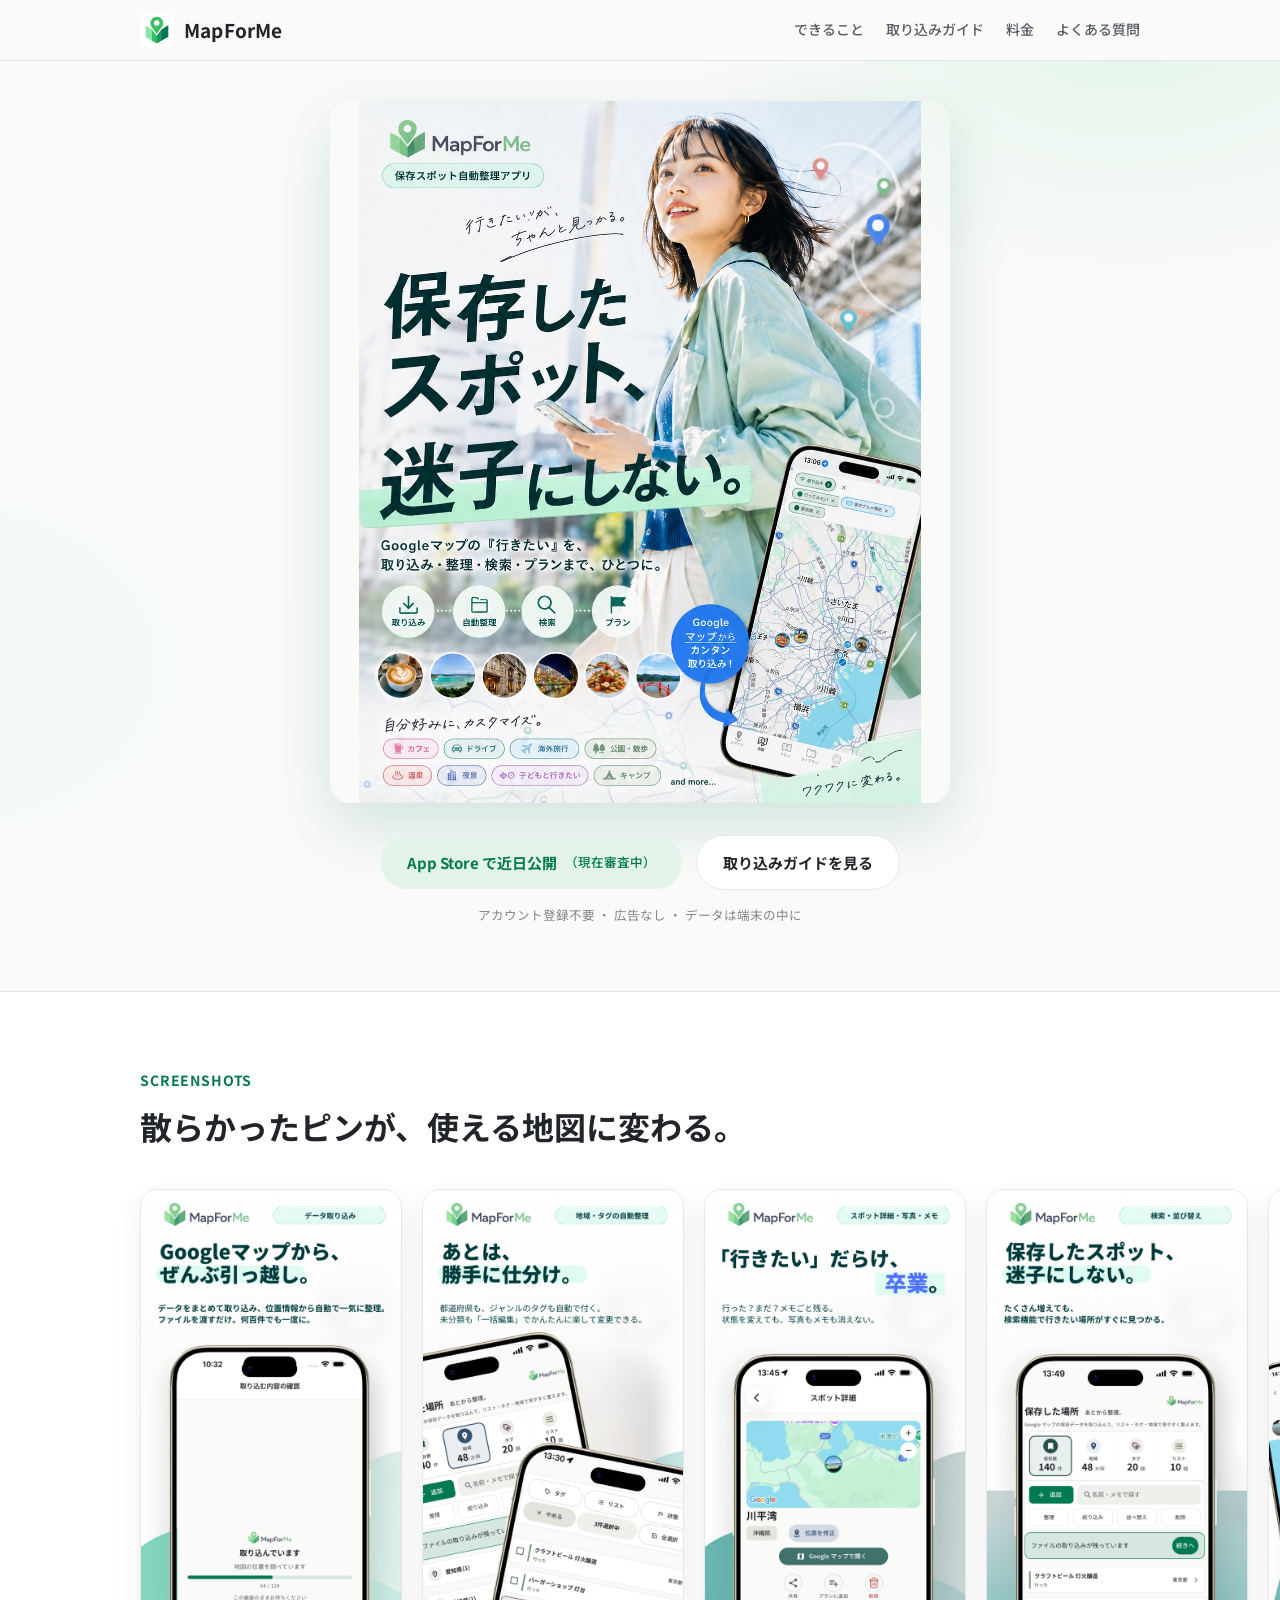
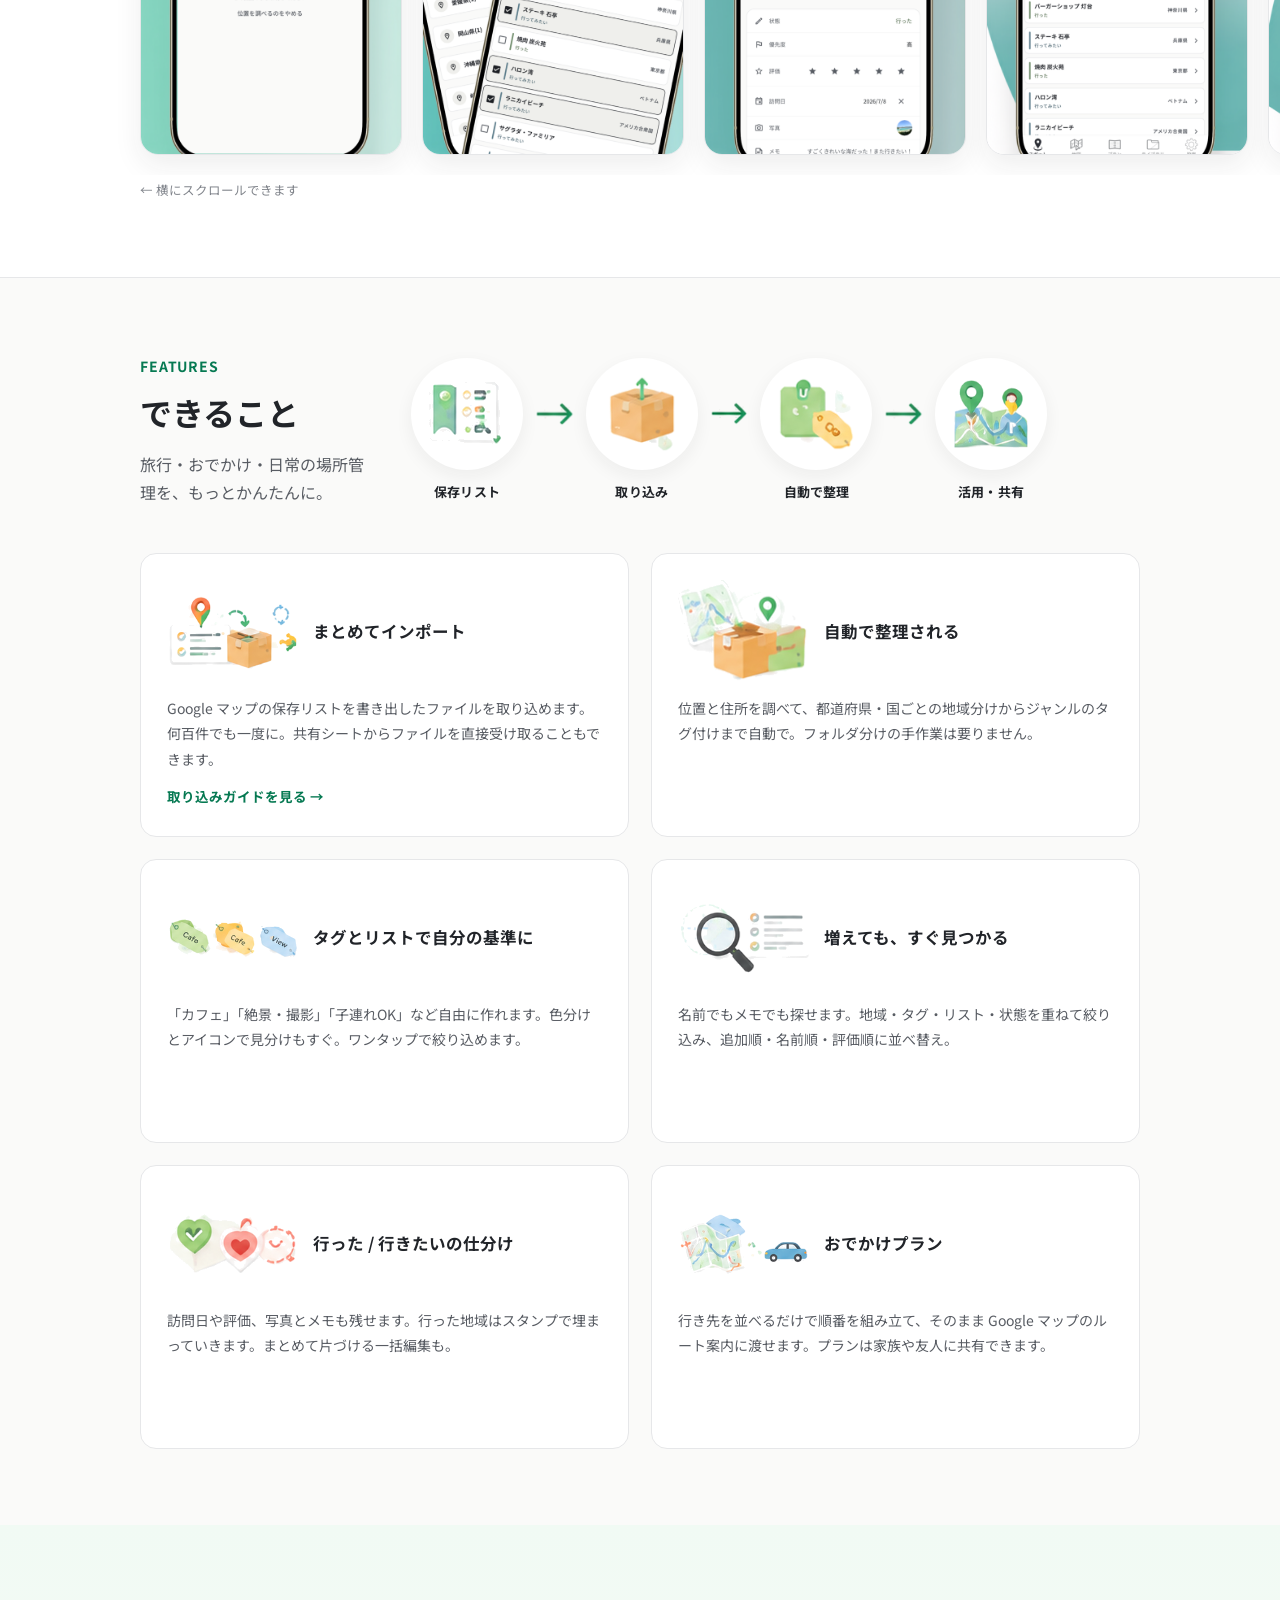
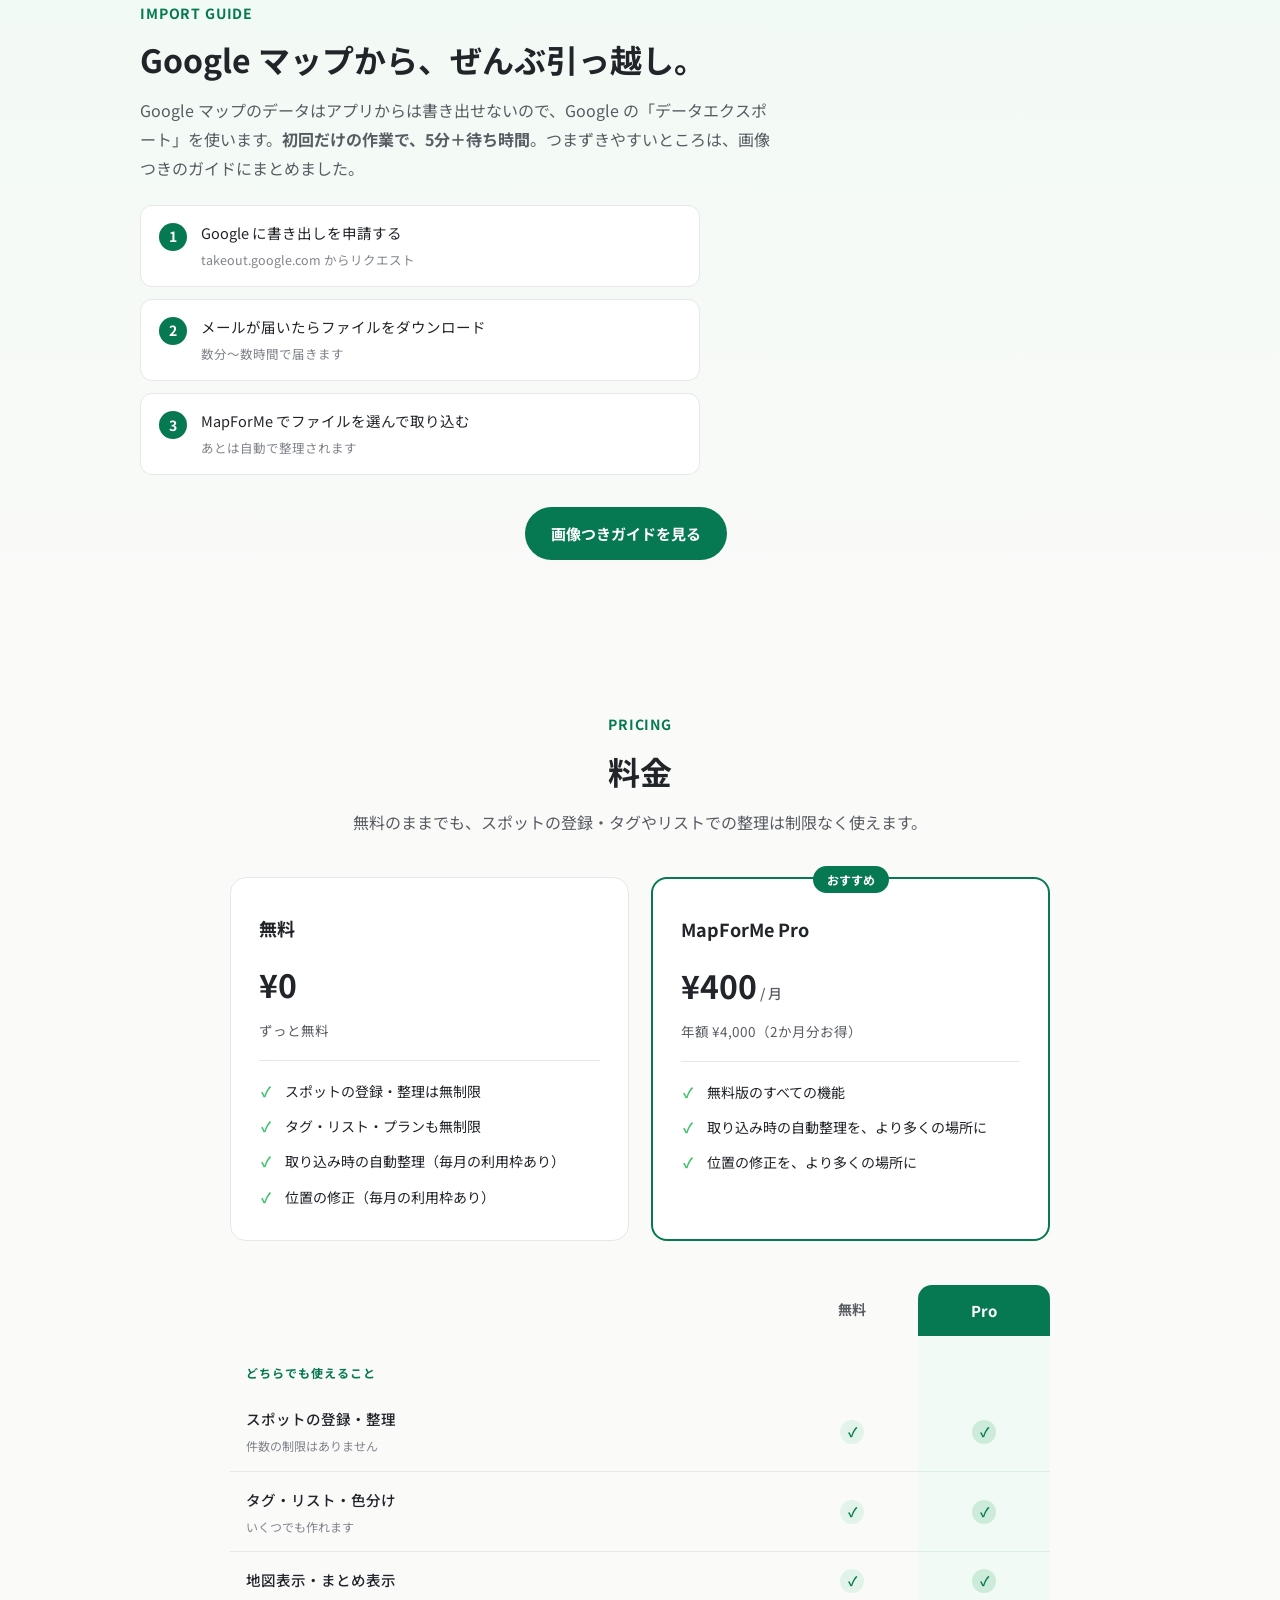
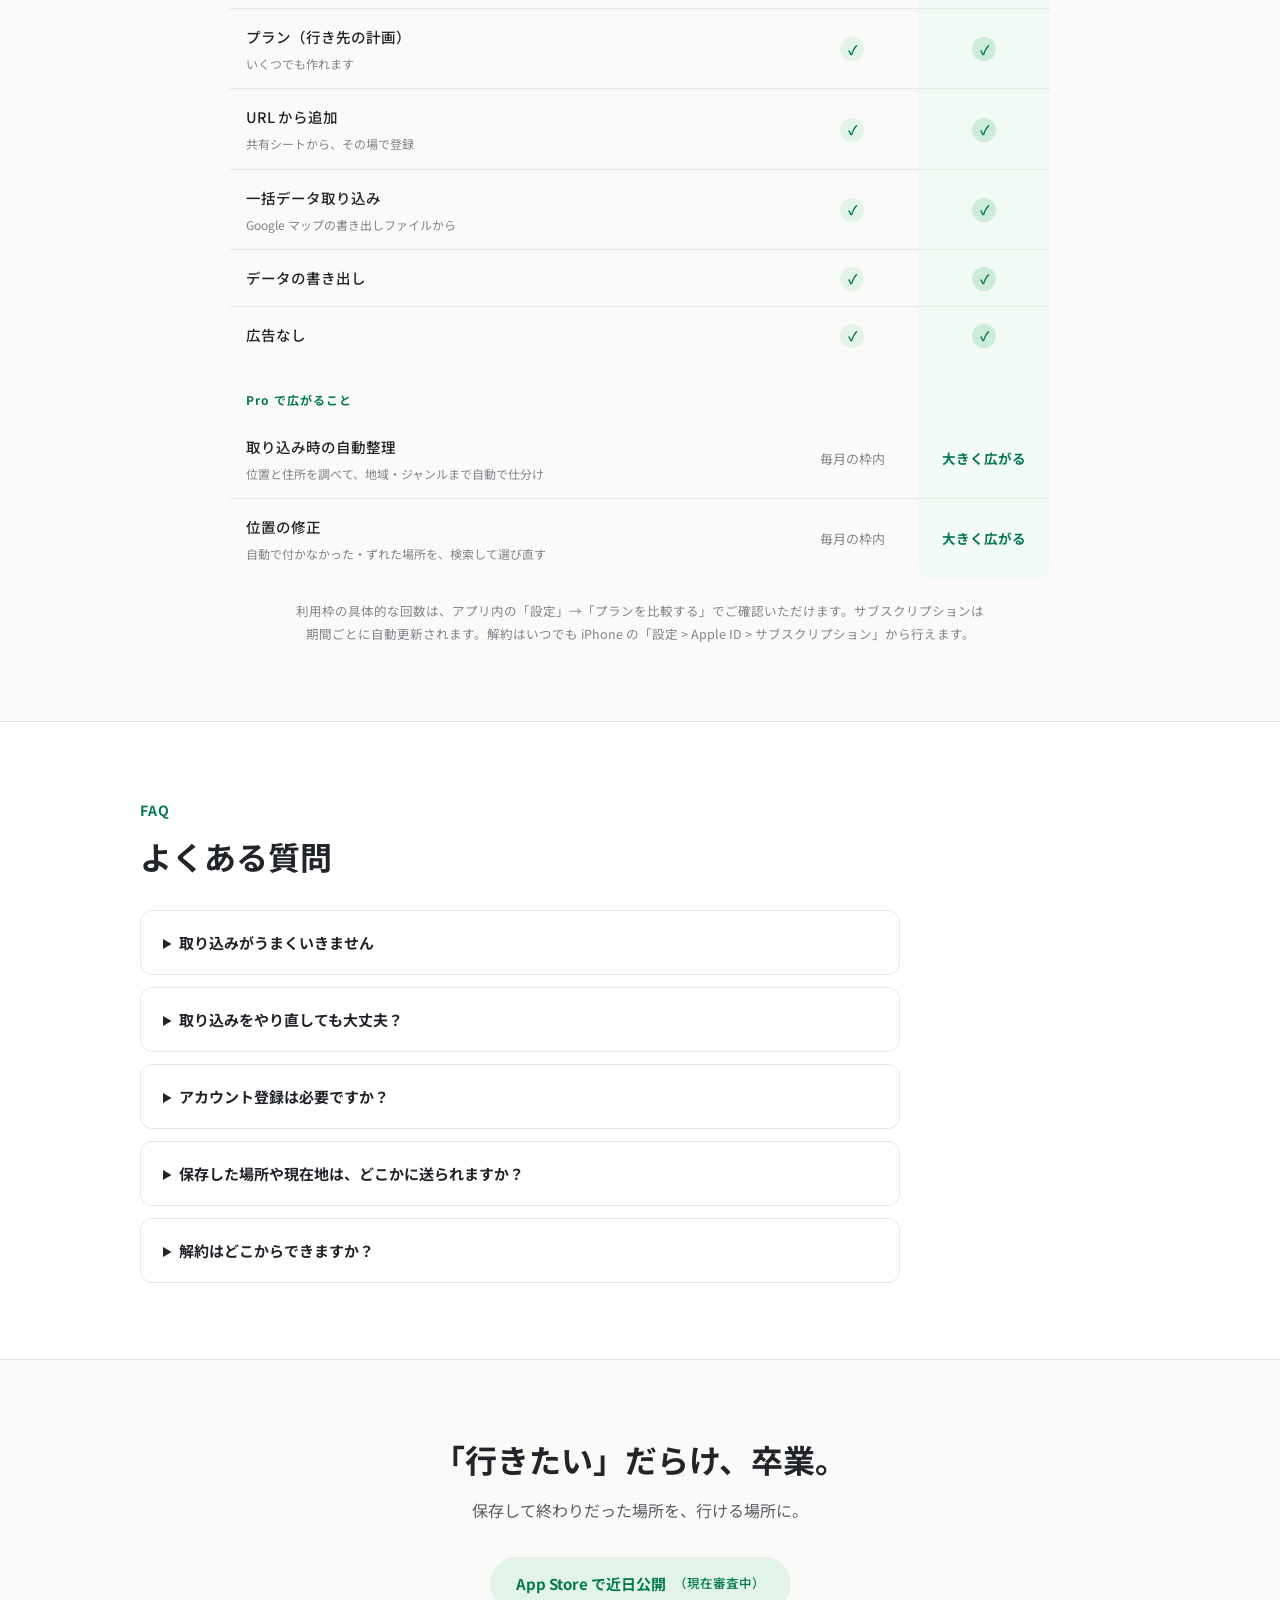
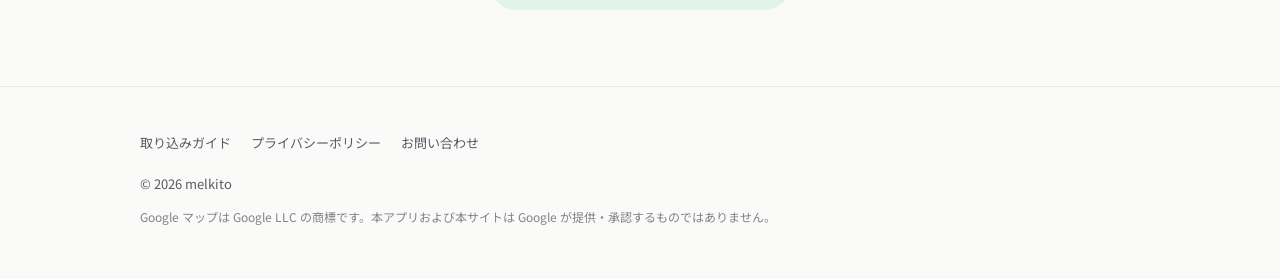
<file: index.html>
<!DOCTYPE html>
<html lang="ja">
<head>
<meta charset="utf-8">
<meta name="viewport" content="width=device-width, initial-scale=1">
<title>MapForMe - Google マップに保存した「行きたい場所」を、自分の台帳に</title>
<meta name="description" content="Google マップの保存データをまとめて取り込み、地域とタグで自動整理。増えすぎた「行きたい場所」を、自分のための場所台帳に。アカウント登録不要・広告なし。">
<meta property="og:title" content="MapForMe - 保存した場所を、あとから整理">
<meta property="og:description" content="Google マップの保存データをまとめて取り込み、地域とタグで自動整理。">
<meta property="og:type" content="website">
<meta property="og:image" content="https://kogiryu.github.io/mapforme-site/assets/img/poster.jpg">
<meta name="twitter:card" content="summary_large_image">
<link rel="icon" href="assets/img/favicon.png">
<link rel="preconnect" href="https://fonts.googleapis.com">
<link rel="preconnect" href="https://fonts.gstatic.com" crossorigin>
<link href="https://fonts.googleapis.com/css2?family=Noto+Sans+JP:wght@400;500;700&display=swap" rel="stylesheet">
<link rel="stylesheet" href="assets/css/site.css?v=3">
</head>
<body>

<header class="site-header">
  <div class="wrap">
    <a class="brand" href="./"><img src="assets/img/icon.png" alt="" width="34" height="34">MapForMe</a>
    <nav class="site-nav">
      <a href="#features">できること</a>
      <a href="guide/">取り込みガイド</a>
      <a href="#pricing">料金</a>
      <a href="#faq">よくある質問</a>
    </nav>
  </div>
</header>

<main>

<div class="hero">
  <div class="wrap">
    <h1 class="sr-only">MapForMe — 保存したスポット、迷子にしない。Google マップの「行きたい」を、取り込み・整理・検索・プランまで、ひとつに。</h1>
    <img class="poster" src="assets/img/poster.jpg" alt="MapForMe のキービジュアル。「保存したスポット、迷子にしない。」Google マップの『行きたい』を、取り込み・自動整理・検索・プランまでひとつに。" width="1122" height="1402" fetchpriority="high">
    <div class="hero-actions">
      <span class="btn btn-soon">App Store で近日公開<small>（現在審査中）</small></span>
      <a class="btn btn-ghost" href="guide/">取り込みガイドを見る</a>
    </div>
    <p class="hero-note">アカウント登録不要 ・ 広告なし ・ データは端末の中に</p>
  </div>
</div>

<section class="section-alt" id="screens">
  <div class="wrap">
    <p class="kicker">SCREENSHOTS</p>
    <h2>散らかったピンが、使える地図に変わる。</h2>
  </div>
  <div class="gallery">
      <img src="assets/img/screens/02.png" alt="Google マップからのデータ取り込み画面" width="640" height="1387" loading="lazy">
      <img src="assets/img/screens/03.png" alt="地域とタグの自動整理" width="640" height="1387" loading="lazy">
      <img src="assets/img/screens/04.png" alt="スポット詳細。写真とメモ" width="640" height="1387" loading="lazy">
      <img src="assets/img/screens/05.png" alt="検索と並び替え" width="640" height="1387" loading="lazy">
      <img src="assets/img/screens/06.png" alt="おでかけプラン" width="640" height="1387" loading="lazy">
      <img src="assets/img/screens/07.png" alt="タグとリストのライブラリ" width="640" height="1387" loading="lazy">
  </div>
  <p class="gallery-hint">← 横にスクロールできます</p>
</section>

<section id="features">
  <div class="wrap">
    <div class="features-head">
      <div>
        <p class="kicker">FEATURES</p>
        <h2>できること</h2>
        <p class="section-lead">旅行・おでかけ・日常の場所管理を、もっとかんたんに。</p>
      </div>
      <!-- 保存 → 取り込み → 整理 → 活用 の流れ。
           矢印は li + li の疑似要素で描くので、読み上げには 4 ステップだけが並ぶ。 -->
      <ol class="flow">
        <li>
          <div class="flow-inner">
            <span class="flow-art"><img src="assets/img/features/flow-01-savedlist.png" alt="" width="76" height="67" loading="lazy"></span>
            <span class="flow-label">保存リスト</span>
          </div>
        </li>
        <li>
          <div class="flow-inner">
            <span class="flow-art"><img src="assets/img/features/flow-02-import.png" alt="" width="77" height="86" loading="lazy"></span>
            <span class="flow-label">取り込み</span>
          </div>
        </li>
        <li>
          <div class="flow-inner">
            <span class="flow-art"><img src="assets/img/features/flow-03-organize.png" alt="" width="85" height="82" loading="lazy"></span>
            <span class="flow-label">自動で整理</span>
          </div>
        </li>
        <li>
          <div class="flow-inner">
            <span class="flow-art"><img src="assets/img/features/flow-04-share.png" alt="" width="108" height="98" loading="lazy"></span>
            <span class="flow-label">活用・共有</span>
          </div>
        </li>
      </ol>
    </div>

    <div class="features">
      <a class="feature feature-link" href="guide/">
        <div class="feature-top">
          <div class="art"><img src="assets/img/features/card-import.png" alt="" width="203" height="118" loading="lazy"></div>
          <h3>まとめてインポート</h3>
        </div>
        <p>Google マップの保存リストを書き出したファイルを取り込めます。何百件でも一度に。共有シートからファイルを直接受け取ることもできます。</p>
        <span class="more">取り込みガイドを見る →</span>
      </a>

      <div class="feature">
        <div class="feature-top">
          <div class="art"><img src="assets/img/features/card-organize.png" alt="" width="135" height="106" loading="lazy"></div>
          <h3>自動で整理される</h3>
        </div>
        <p>位置と住所を調べて、都道府県・国ごとの地域分けからジャンルのタグ付けまで自動で。フォルダ分けの手作業は要りません。</p>
      </div>

      <div class="feature">
        <div class="feature-top">
          <div class="art"><img src="assets/img/features/card-tags.png" alt="" width="228" height="74" loading="lazy"></div>
          <h3>タグとリストで自分の基準に</h3>
        </div>
        <p>「カフェ」「絶景・撮影」「子連れOK」など自由に作れます。色分けとアイコンで見分けもすぐ。ワンタップで絞り込めます。</p>
      </div>

      <div class="feature">
        <div class="feature-top">
          <div class="art"><img src="assets/img/features/card-search.png" alt="" width="182" height="101" loading="lazy"></div>
          <h3>増えても、すぐ見つかる</h3>
        </div>
        <p>名前でもメモでも探せます。地域・タグ・リスト・状態を重ねて絞り込み、追加順・名前順・評価順に並べ替え。</p>
      </div>

      <div class="feature">
        <div class="feature-top">
          <div class="art"><img src="assets/img/features/card-visited.png" alt="" width="178" height="87" loading="lazy"></div>
          <h3>行った / 行きたいの仕分け</h3>
        </div>
        <p>訪問日や評価、写真とメモも残せます。行った地域はスタンプで埋まっていきます。まとめて片づける一括編集も。</p>
      </div>

      <div class="feature">
        <div class="feature-top">
          <div class="art"><img src="assets/img/features/card-plan.png" alt="" width="214" height="105" loading="lazy"></div>
          <h3>おでかけプラン</h3>
        </div>
        <p>行き先を並べるだけで順番を組み立て、そのまま Google マップのルート案内に渡せます。プランは家族や友人に共有できます。</p>
      </div>
    </div>
  </div>
</section>

<section class="section-mint guide-band" id="import">
  <div class="wrap">
    <div>
      <p class="kicker">IMPORT GUIDE</p>
      <h2>Google マップから、ぜんぶ引っ越し。</h2>
      <p class="section-lead">Google マップのデータはアプリからは書き出せないので、Google の「データエクスポート」を使います。<strong>初回だけの作業で、5分＋待ち時間</strong>。つまずきやすいところは、画像つきのガイドにまとめました。</p>
      <div class="steps">
        <div class="step"><span class="step-no">1</span><p>Google に書き出しを申請する<br><small>takeout.google.com からリクエスト</small></p></div>
        <div class="step"><span class="step-no">2</span><p>メールが届いたらファイルをダウンロード<br><small>数分〜数時間で届きます</small></p></div>
        <div class="step"><span class="step-no">3</span><p>MapForMe でファイルを選んで取り込む<br><small>あとは自動で整理されます</small></p></div>
      </div>
      <div class="hero-actions">
        <a class="btn btn-primary" href="guide/">画像つきガイドを見る</a>
      </div>
    </div>
  </div>
</section>

<section id="pricing">
  <div class="wrap">
    <p class="kicker">PRICING</p>
    <h2>料金</h2>
    <p class="section-lead">無料のままでも、スポットの登録・タグやリストでの整理は制限なく使えます。</p>
    <div class="plans">
      <div class="plan">
        <h3>無料</h3>
        <p class="price">¥0</p>
        <p class="price-alt">ずっと無料</p>
        <ul>
          <li>スポットの登録・整理は無制限</li>
          <li>タグ・リスト・プランも無制限</li>
          <li>取り込み時の自動整理（毎月の利用枠あり）</li>
          <li>位置の修正（毎月の利用枠あり）</li>
        </ul>
      </div>
      <div class="plan pro">
        <span class="badge">おすすめ</span>
        <h3>MapForMe Pro</h3>
        <p class="price">¥400<small> / 月</small></p>
        <p class="price-alt">年額 ¥4,000（2か月分お得）</p>
        <ul>
          <li>無料版のすべての機能</li>
          <li>取り込み時の自動整理を、より多くの場所に</li>
          <li>位置の修正を、より多くの場所に</li>
        </ul>
      </div>
    </div>
    <div class="compare-wrap">
      <table class="compare">
        <thead>
          <tr>
            <th scope="col"><span class="sr-only">機能</span></th>
            <th scope="col">無料</th>
            <th scope="col" class="pro">Pro</th>
          </tr>
        </thead>
        <tbody>
          <tr class="group"><th scope="colgroup">どちらでも使えること</th><td></td><td class="pro"></td></tr>
          <tr>
            <th scope="row">スポットの登録・整理<small>件数の制限はありません</small></th>
            <td><span class="yes" role="img" aria-label="使える">✓</span></td>
            <td class="pro"><span class="yes" role="img" aria-label="使える">✓</span></td>
          </tr>
          <tr>
            <th scope="row">タグ・リスト・色分け<small>いくつでも作れます</small></th>
            <td><span class="yes" role="img" aria-label="使える">✓</span></td>
            <td class="pro"><span class="yes" role="img" aria-label="使える">✓</span></td>
          </tr>
          <tr>
            <th scope="row">地図表示・まとめ表示</th>
            <td><span class="yes" role="img" aria-label="使える">✓</span></td>
            <td class="pro"><span class="yes" role="img" aria-label="使える">✓</span></td>
          </tr>
          <tr>
            <th scope="row">プラン（行き先の計画）<small>いくつでも作れます</small></th>
            <td><span class="yes" role="img" aria-label="使える">✓</span></td>
            <td class="pro"><span class="yes" role="img" aria-label="使える">✓</span></td>
          </tr>
          <tr>
            <th scope="row">URL から追加<small>共有シートから、その場で登録</small></th>
            <td><span class="yes" role="img" aria-label="使える">✓</span></td>
            <td class="pro"><span class="yes" role="img" aria-label="使える">✓</span></td>
          </tr>
          <tr>
            <th scope="row">一括データ取り込み<small>Google マップの書き出しファイルから</small></th>
            <td><span class="yes" role="img" aria-label="使える">✓</span></td>
            <td class="pro"><span class="yes" role="img" aria-label="使える">✓</span></td>
          </tr>
          <tr>
            <th scope="row">データの書き出し</th>
            <td><span class="yes" role="img" aria-label="使える">✓</span></td>
            <td class="pro"><span class="yes" role="img" aria-label="使える">✓</span></td>
          </tr>
          <tr>
            <th scope="row">広告なし</th>
            <td><span class="yes" role="img" aria-label="使える">✓</span></td>
            <td class="pro"><span class="yes" role="img" aria-label="使える">✓</span></td>
          </tr>

          <tr class="group"><th scope="colgroup">Pro で広がること</th><td></td><td class="pro"></td></tr>
          <tr>
            <th scope="row">取り込み時の自動整理<small>位置と住所を調べて、地域・ジャンルまで自動で仕分け</small></th>
            <td><span class="lim">毎月の枠内</span></td>
            <td class="pro"><span class="up">大きく広がる</span></td>
          </tr>
          <tr>
            <th scope="row">位置の修正<small>自動で付かなかった・ずれた場所を、検索して選び直す</small></th>
            <td><span class="lim">毎月の枠内</span></td>
            <td class="pro"><span class="up">大きく広がる</span></td>
          </tr>
        </tbody>
      </table>
    </div>
    <p class="plan-note">利用枠の具体的な回数は、アプリ内の「設定」→「プランを比較する」でご確認いただけます。サブスクリプションは期間ごとに自動更新されます。解約はいつでも iPhone の「設定 &gt; Apple ID &gt; サブスクリプション」から行えます。</p>
  </div>
</section>

<section class="section-alt" id="faq">
  <div class="wrap">
    <p class="kicker">FAQ</p>
    <h2>よくある質問</h2>
    <div class="faq">
      <details>
        <summary>取り込みがうまくいきません</summary>
        <p>いちばん多いのは「ダウンロードしたファイルが見つからない」ケースです。ファイル選択画面の「検索」に <strong>takeout</strong> と入力すると、保存場所をまたいで見つけられます。手順の全体は<a href="guide/">画像つきガイド</a>にまとめています。</p>
      </details>
      <details>
        <summary>取り込みをやり直しても大丈夫？</summary>
        <p>大丈夫です。取り込むとき、リストごとに「リスト / タグ / スポットのみ / 取り込まない」を選べます。すでに MapForMe で整理した内容は消えません。何度やり直しても問題ありません。</p>
      </details>
      <details>
        <summary>アカウント登録は必要ですか？</summary>
        <p>不要です。データはすべて端末の中に保存されます。書き出し（バックアップ）もいつでもできます。広告も表示しません。</p>
      </details>
      <details>
        <summary>保存した場所や現在地は、どこかに送られますか？</summary>
        <p>登録した場所の名称・住所・座標、写真、メモ、GPS の現在地が開発者のサーバーに送られることはありません。詳しくは<a href="https://kogiryu.github.io/mapforme-legal/privacy">プライバシーポリシー</a>をご覧ください。</p>
      </details>
      <details>
        <summary>解約はどこからできますか？</summary>
        <p>iPhone の「設定 &gt; Apple ID &gt; サブスクリプション」からいつでも解約できます。</p>
      </details>
    </div>
  </div>
</section>

<section class="closing">
  <div class="wrap">
    <h2>「行きたい」だらけ、卒業。</h2>
    <p class="section-lead" style="margin-inline:auto">保存して終わりだった場所を、行ける場所に。</p>
    <div class="hero-actions">
      <span class="btn btn-soon">App Store で近日公開<small>（現在審査中）</small></span>
    </div>
  </div>
</section>

</main>

<footer class="site-footer">
  <div class="wrap">
    <div class="footer-links">
      <a href="guide/">取り込みガイド</a>
      <a href="https://kogiryu.github.io/mapforme-legal/privacy">プライバシーポリシー</a>
      <a href="mailto:melkito.works@gmail.com">お問い合わせ</a>
    </div>
    <p>© 2026 melkito</p>
    <p class="trademark">Google マップは Google LLC の商標です。本アプリおよび本サイトは Google が提供・承認するものではありません。</p>
  </div>
</footer>

</body>
</html>
</file>
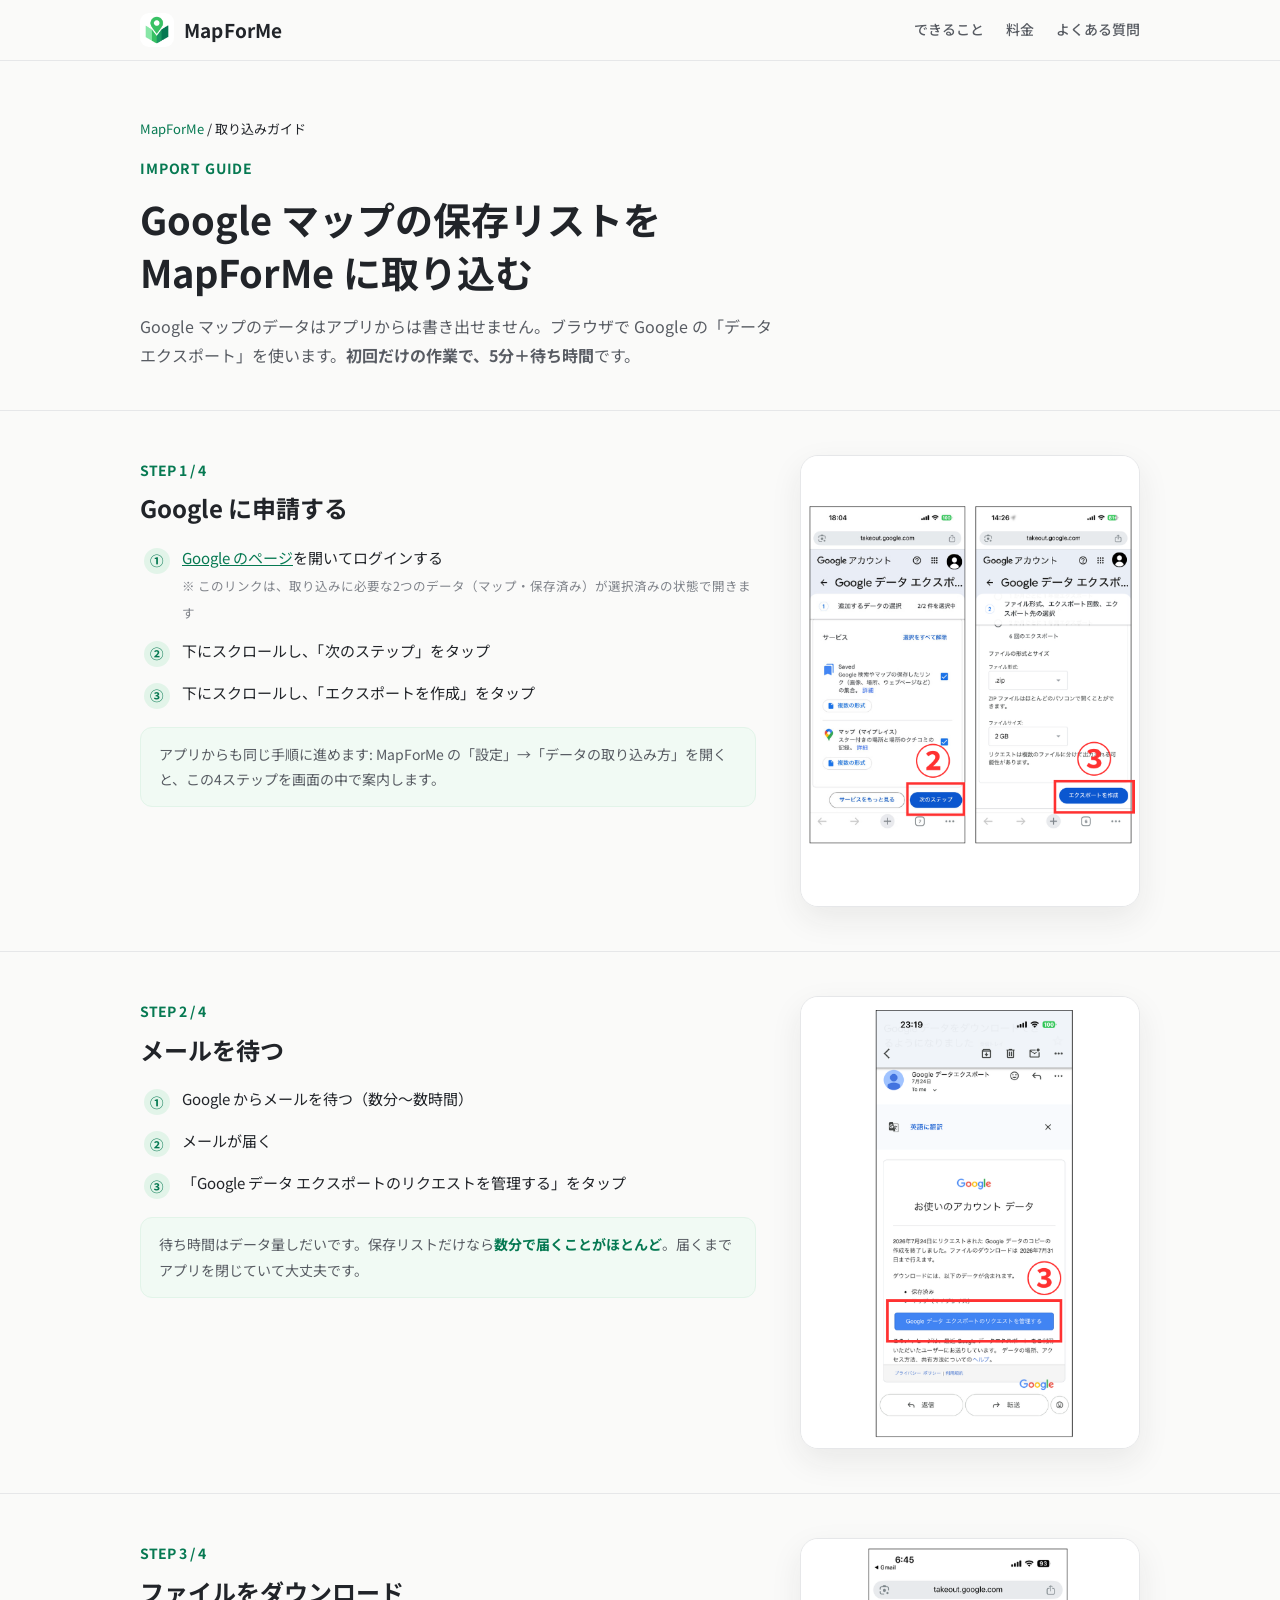
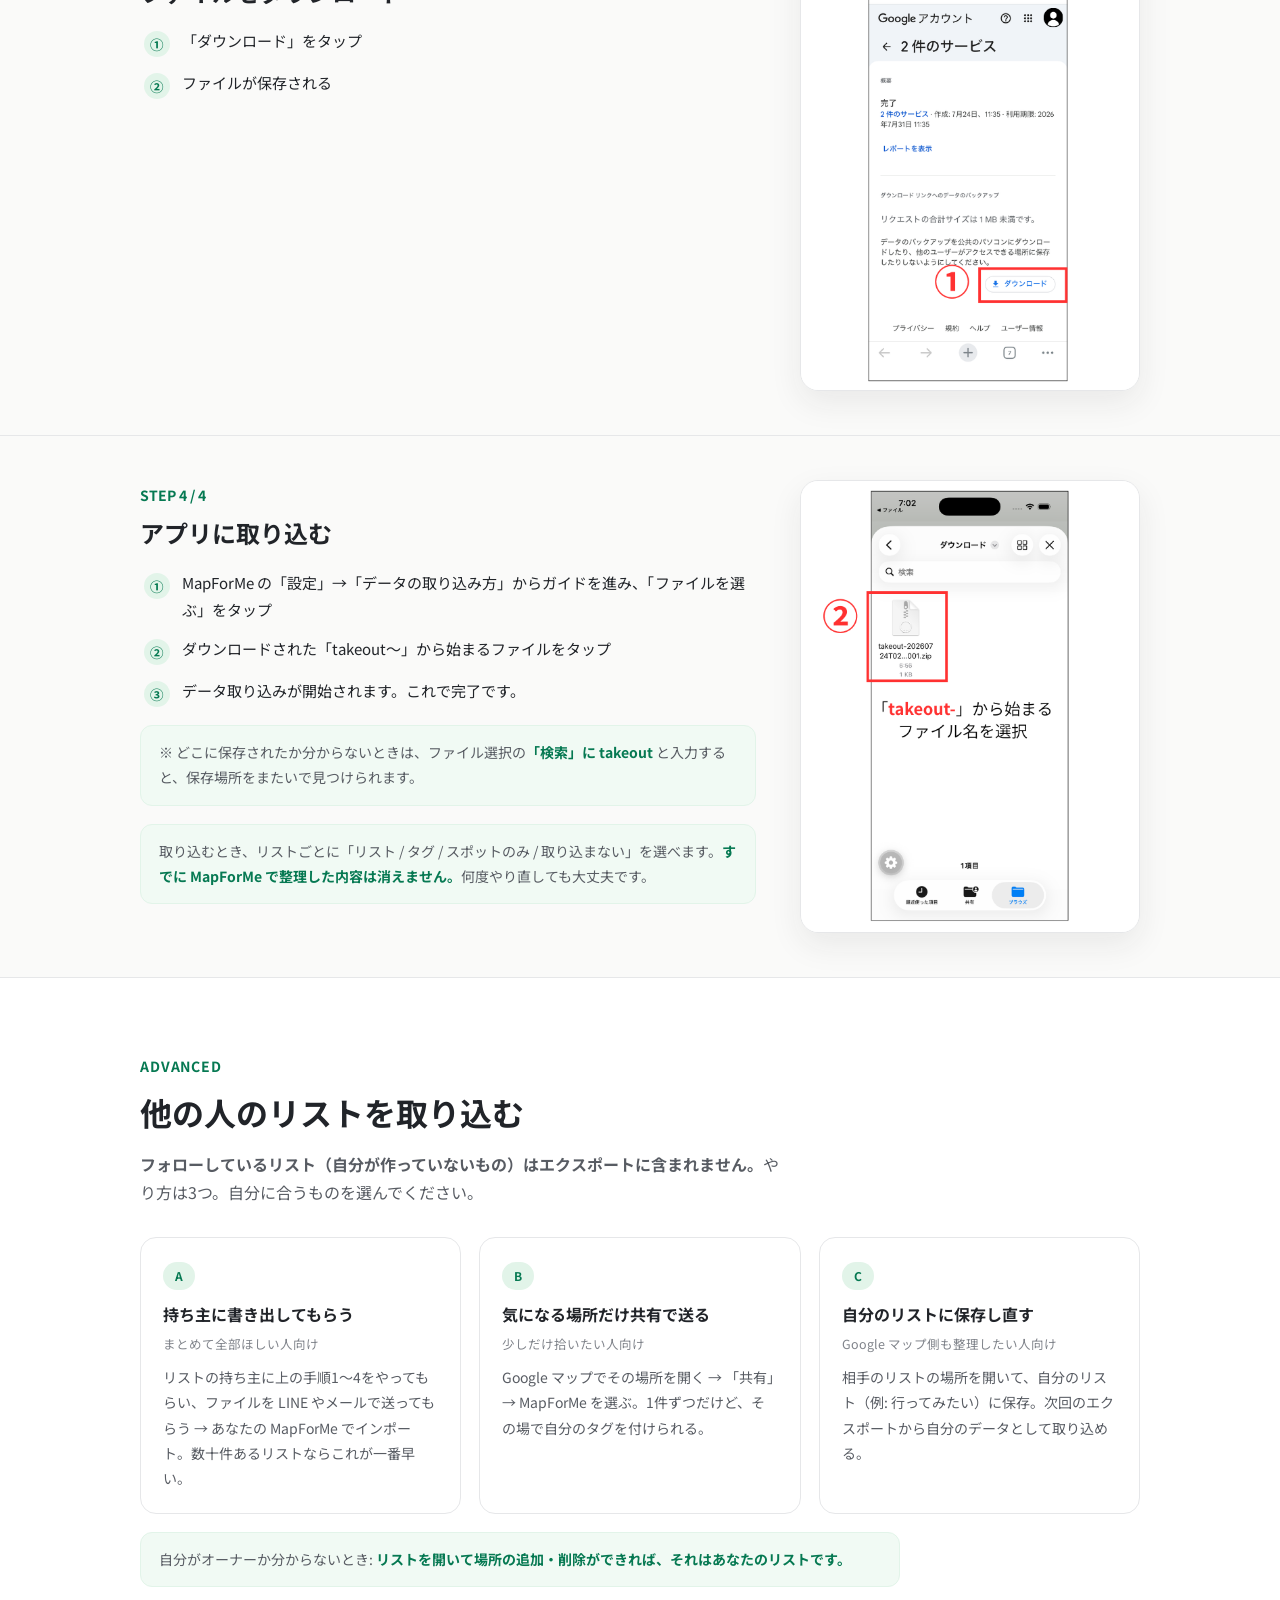
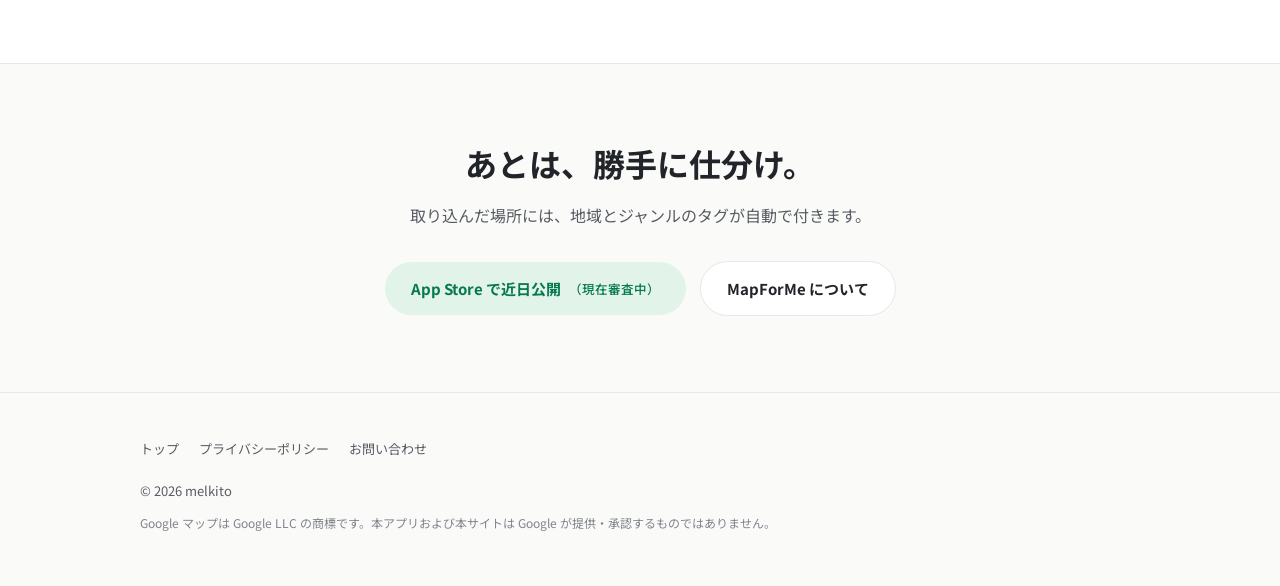
<file: guide/index.html>
<!DOCTYPE html>
<html lang="ja">
<head>
<meta charset="utf-8">
<meta name="viewport" content="width=device-width, initial-scale=1">
<title>Google マップの保存リストを MapForMe に取り込む方法（画像つきガイド）</title>
<meta name="description" content="Google マップに保存した「行きたい場所」を MapForMe にまとめて取り込む手順を、実際の画面の画像つきで解説。初回だけの作業で、5分＋待ち時間です。">
<link rel="icon" href="../assets/img/favicon.png">
<link rel="preconnect" href="https://fonts.googleapis.com">
<link rel="preconnect" href="https://fonts.gstatic.com" crossorigin>
<link href="https://fonts.googleapis.com/css2?family=Noto+Sans+JP:wght@400;500;700&display=swap" rel="stylesheet">
<link rel="stylesheet" href="../assets/css/site.css?v=3">
</head>
<body>

<header class="site-header">
  <div class="wrap">
    <a class="brand" href="../"><img src="../assets/img/icon.png" alt="" width="34" height="34">MapForMe</a>
    <nav class="site-nav">
      <a href="../#features">できること</a>
      <a href="../#pricing">料金</a>
      <a href="../#faq">よくある質問</a>
    </nav>
  </div>
</header>

<main>

<div class="page-hero">
  <div class="wrap">
    <p class="breadcrumb"><a href="../">MapForMe</a> / 取り込みガイド</p>
    <p class="kicker">IMPORT GUIDE</p>
    <h1>Google マップの保存リストを<br>MapForMe に取り込む</h1>
    <p class="section-lead">Google マップのデータはアプリからは書き出せません。ブラウザで Google の「データエクスポート」を使います。<strong>初回だけの作業で、5分＋待ち時間</strong>です。</p>
  </div>
</div>

<section class="gstep" id="step1">
  <div class="wrap">
    <div>
      <p class="gstep-label">STEP 1 / 4</p>
      <h2>Google に申請する</h2>
      <ol>
        <li><span class="n">①</span><span><a href="https://takeout.google.com/settings/takeout/custom/local_actions,save?hl=ja" rel="noopener">Google のページ</a>を開いてログインする<br><small style="color:var(--ink-3)">※ このリンクは、取り込みに必要な2つのデータ（マップ・保存済み）が選択済みの状態で開きます</small></span></li>
        <li><span class="n">②</span><span>下にスクロールし、「次のステップ」をタップ</span></li>
        <li><span class="n">③</span><span>下にスクロールし、「エクスポートを作成」をタップ</span></li>
      </ol>
      <div class="note">アプリからも同じ手順に進めます: MapForMe の「設定」→「データの取り込み方」を開くと、この4ステップを画面の中で案内します。</div>
    </div>
    <div class="shot"><img src="../assets/img/guide/takeout-step1.png" alt="Google データエクスポートの画面。「次のステップ」と「エクスポートを作成」の位置" loading="lazy"></div>
  </div>
</section>

<section class="gstep" id="step2">
  <div class="wrap">
    <div>
      <p class="gstep-label">STEP 2 / 4</p>
      <h2>メールを待つ</h2>
      <ol>
        <li><span class="n">①</span><span>Google からメールを待つ（数分〜数時間）</span></li>
        <li><span class="n">②</span><span>メールが届く</span></li>
        <li><span class="n">③</span><span>「Google データ エクスポートのリクエストを管理する」をタップ</span></li>
      </ol>
      <div class="note">待ち時間はデータ量しだいです。保存リストだけなら<strong>数分で届くことがほとんど</strong>。届くまでアプリを閉じていて大丈夫です。</div>
    </div>
    <div class="shot"><img src="../assets/img/guide/takeout-step2.png" alt="Google から届くメール。「Google データ エクスポートのリクエストを管理する」ボタンの位置" loading="lazy"></div>
  </div>
</section>

<section class="gstep" id="step3">
  <div class="wrap">
    <div>
      <p class="gstep-label">STEP 3 / 4</p>
      <h2>ファイルをダウンロード</h2>
      <ol>
        <li><span class="n">①</span><span>「ダウンロード」をタップ</span></li>
        <li><span class="n">②</span><span>ファイルが保存される</span></li>
      </ol>
    </div>
    <div class="shot"><img src="../assets/img/guide/takeout-step3.png" alt="エクスポート完了画面。「ダウンロード」ボタンの位置" loading="lazy"></div>
  </div>
</section>

<section class="gstep" id="step4">
  <div class="wrap">
    <div>
      <p class="gstep-label">STEP 4 / 4</p>
      <h2>アプリに取り込む</h2>
      <ol>
        <li><span class="n">①</span><span>MapForMe の「設定」→「データの取り込み方」からガイドを進み、「ファイルを選ぶ」をタップ</span></li>
        <li><span class="n">②</span><span>ダウンロードされた「takeout〜」から始まるファイルをタップ</span></li>
        <li><span class="n">③</span><span>データ取り込みが開始されます。これで完了です。</span></li>
      </ol>
      <div class="note">※ どこに保存されたか分からないときは、ファイル選択の<strong>「検索」に takeout</strong> と入力すると、保存場所をまたいで見つけられます。</div>
      <div class="note">取り込むとき、リストごとに「リスト / タグ / スポットのみ / 取り込まない」を選べます。<strong>すでに MapForMe で整理した内容は消えません。</strong>何度やり直しても大丈夫です。</div>
    </div>
    <div class="shot"><img src="../assets/img/guide/takeout-step4.png" alt="ファイル選択画面。「takeout-」から始まるファイルを選ぶ" loading="lazy"></div>
  </div>
</section>

<section class="section-alt" id="others">
  <div class="wrap">
    <p class="kicker">ADVANCED</p>
    <h2>他の人のリストを取り込む</h2>
    <p class="section-lead"><strong>フォローしているリスト（自分が作っていないもの）はエクスポートに含まれません。</strong>やり方は3つ。自分に合うものを選んでください。</p>
    <div class="cards">
      <div class="card">
        <span class="tag">A</span>
        <h3>持ち主に書き出してもらう</h3>
        <p class="who">まとめて全部ほしい人向け</p>
        <p>リストの持ち主に上の手順1〜4をやってもらい、ファイルを LINE やメールで送ってもらう → あなたの MapForMe でインポート。数十件あるリストならこれが一番早い。</p>
      </div>
      <div class="card">
        <span class="tag">B</span>
        <h3>気になる場所だけ共有で送る</h3>
        <p class="who">少しだけ拾いたい人向け</p>
        <p>Google マップでその場所を開く → 「共有」→ MapForMe を選ぶ。1件ずつだけど、その場で自分のタグを付けられる。</p>
      </div>
      <div class="card">
        <span class="tag">C</span>
        <h3>自分のリストに保存し直す</h3>
        <p class="who">Google マップ側も整理したい人向け</p>
        <p>相手のリストの場所を開いて、自分のリスト（例: 行ってみたい）に保存。次回のエクスポートから自分のデータとして取り込める。</p>
      </div>
    </div>
    <div class="note" style="max-width:760px">自分がオーナーか分からないとき: <strong>リストを開いて場所の追加・削除ができれば、それはあなたのリストです。</strong></div>
  </div>
</section>

<section class="closing">
  <div class="wrap">
    <h2>あとは、勝手に仕分け。</h2>
    <p class="section-lead" style="margin-inline:auto">取り込んだ場所には、地域とジャンルのタグが自動で付きます。</p>
    <div class="hero-actions">
      <span class="btn btn-soon">App Store で近日公開<small>（現在審査中）</small></span>
      <a class="btn btn-ghost" href="../">MapForMe について</a>
    </div>
  </div>
</section>

</main>

<footer class="site-footer">
  <div class="wrap">
    <div class="footer-links">
      <a href="../">トップ</a>
      <a href="https://kogiryu.github.io/mapforme-legal/privacy">プライバシーポリシー</a>
      <a href="mailto:melkito.works@gmail.com">お問い合わせ</a>
    </div>
    <p>© 2026 melkito</p>
    <p class="trademark">Google マップは Google LLC の商標です。本アプリおよび本サイトは Google が提供・承認するものではありません。</p>
  </div>
</footer>

</body>
</html>
</file>
<file: assets/css/site.css>
/* MapForMe LP — ミント×グラファイト(LPフレーム準拠)
   参照トークン: MapForMe/src/theme/tokens.ts(brand.green / palette.graphite / palette.birch) */

:root {
  --green-dark: #067952;  /* 白文字が乗る唯一の緑 */
  --green: #39C266;       /* ロゴのピン。アクセント用 */
  --green-light: #88E7A7;
  --mint-50: #F1FAF4;
  --mint-100: #E2F4E9;
  --ink: #212429;         /* graphite 800 */
  --ink-2: #585C63;       /* graphite 500 */
  --ink-3: #80848B;       /* graphite 400 */
  --paper: #FAFAF9;       /* birch 50 */
  --surface: #FFFFFF;
  --border: #E6E7E9;      /* graphite 100 */
  --radius: 16px;
  --radius-sm: 12px;
  --maxw: 1040px;
}

* { margin: 0; padding: 0; box-sizing: border-box; }

html { scroll-behavior: smooth; }

body {
  font-family: 'Noto Sans JP', system-ui, -apple-system, sans-serif;
  color: var(--ink);
  background: var(--paper);
  line-height: 1.8;
  font-size: 16px;
  -webkit-font-smoothing: antialiased;
}

/* height は必ず auto。HTML の height 属性(CLS 対策で付けている)が
   presentational hint として効いてしまい、縦に伸びるのを防ぐ。 */
img { max-width: 100%; height: auto; display: block; }

a { color: var(--green-dark); }

.wrap { max-width: var(--maxw); margin: 0 auto; padding: 0 20px; }

/* ---------- header ---------- */
.site-header {
  position: sticky; top: 0; z-index: 10;
  background: rgba(250, 250, 249, 0.92);
  backdrop-filter: blur(8px);
  border-bottom: 1px solid var(--border);
}
.site-header .wrap {
  display: flex; align-items: center; gap: 12px;
  height: 60px;
}
.brand {
  display: flex; align-items: center; gap: 10px;
  font-weight: 700; font-size: 19px; color: var(--ink);
  text-decoration: none; letter-spacing: 0.01em;
}
.brand img { width: 34px; height: 34px; border-radius: 9px; }
.site-nav { margin-left: auto; display: flex; align-items: center; gap: 22px; }
.site-nav a {
  color: var(--ink-2); text-decoration: none; font-size: 14px; font-weight: 500;
}
.site-nav a:hover { color: var(--ink); }
.site-nav .cta { color: #fff; }

/* ---------- buttons ---------- */
.btn {
  display: inline-flex; align-items: center; justify-content: center; gap: 8px;
  padding: 13px 26px; border-radius: 999px;
  font-weight: 700; font-size: 15px; text-decoration: none;
  transition: opacity 0.15s;
}
.btn:hover { opacity: 0.88; }
.btn-primary { background: var(--green-dark); color: #fff; }
.btn-ghost {
  background: var(--surface); color: var(--ink);
  border: 1px solid var(--border);
}
.btn-soon {
  background: var(--mint-100); color: var(--green-dark);
  cursor: default; pointer-events: none;
}
.btn-soon small { font-weight: 500; }

/* 見出しを画像に焼き込んでいる分、テキストの h1 は読み上げ・検索向けに残す */
.sr-only {
  position: absolute; width: 1px; height: 1px;
  padding: 0; margin: -1px; overflow: hidden;
  clip: rect(0 0 0 0); white-space: nowrap; border: 0;
}

/* ---------- hero ---------- */
.hero {
  background:
    radial-gradient(640px 420px at 88% -60px, var(--mint-100), transparent 70%),
    radial-gradient(520px 380px at -60px 65%, var(--mint-50), transparent 70%),
    var(--paper);
  padding: 40px 0 64px;
  overflow: hidden;
  text-align: center;
}
/* キービジュアルは見出し・機能・タグまで焼き込んだ1枚もの。
   文字が読める大きさを保ちたいので、幅ではなく高さ側で頭打ちにする。 */
.hero .poster {
  width: 100%; max-width: 620px;
  max-height: min(78vh, 780px);
  height: auto; object-fit: contain;
  margin: 0 auto;
  border-radius: 20px;
  box-shadow: 0 24px 60px rgba(6, 121, 82, 0.16);
}
.hero-actions { margin-top: 32px; display: flex; gap: 14px; flex-wrap: wrap; align-items: center; justify-content: center; }
.hero-note { margin-top: 14px; font-size: 12.5px; color: var(--ink-3); }
.hero-lead { margin-top: 20px; color: var(--ink-2); font-size: 16px; }

/* ---------- sections ---------- */
section { padding: 76px 0; }
.section-alt { background: var(--surface); border-top: 1px solid var(--border); border-bottom: 1px solid var(--border); }
.section-mint { background: linear-gradient(180deg, var(--mint-50), var(--paper)); }

.kicker {
  color: var(--green-dark); font-weight: 700; font-size: 14px;
  letter-spacing: 0.06em; margin-bottom: 10px;
}
h2 { font-size: clamp(24px, 3.6vw, 32px); line-height: 1.45; font-weight: 700; }
.section-lead { margin-top: 14px; color: var(--ink-2); max-width: 640px; }

/* ---------- gallery ----------
   横スクロールのカルーセル。左端は本文カラムに揃え、右端は画面外へ流して
   「まだ続きがある」ことを見せる(padding-inline で本文カラム位置を計算)。 */
.gallery {
  margin-top: 34px;
  display: flex; gap: 20px;
  overflow-x: auto;
  scroll-snap-type: x mandatory;
  -webkit-overflow-scrolling: touch;
  padding: 6px calc(max(20px, (100% - var(--maxw)) / 2 + 20px)) 20px;
  scroll-padding-inline: calc(max(20px, (100% - var(--maxw)) / 2 + 20px));
}
.gallery::-webkit-scrollbar { height: 8px; }
.gallery::-webkit-scrollbar-track { background: transparent; }
.gallery::-webkit-scrollbar-thumb { background: var(--border); border-radius: 4px; }
.gallery::-webkit-scrollbar-thumb:hover { background: var(--ink-3); }
.gallery img {
  flex: 0 0 auto; width: 262px;
  scroll-snap-align: start;
  border-radius: 18px;
  border: 1px solid var(--border);
  box-shadow: 0 10px 28px rgba(33, 36, 41, 0.08);
}
.gallery-hint {
  margin-top: 4px;
  padding-inline: calc(max(20px, (100% - var(--maxw)) / 2 + 20px));
  font-size: 12.5px; color: var(--ink-3);
}

/* ---------- feature grid ----------
   イラストは書き出し済みの PNG。配布時は白ベタ背景(透過なし)で、そのまま置くと
   紙色の面に白い矩形が出るため、白を抜いた透過 PNG に変換して配置している。
   素材は等倍サイズしかないため、拡大でぼやけないよう表示は実寸を上限にする
   (HTML 側の width / height 属性が上限値)。 */
.features-head {
  display: grid; grid-template-columns: minmax(190px, 0.72fr) 1.28fr;
  gap: 32px; align-items: center;
}

/* 保存 → 取り込み → 整理 → 活用 の流れ。
   円の直径 --d だけで全体が決まるようにして、画面幅の調整を 1 行で済ませる。
   矢印は「円と同じ高さの箱」に背景として敷くので、位置合わせの計算が要らない。 */
.flow {
  --d: 112px;
  list-style: none; max-width: 100%;
  display: flex; align-items: flex-start; justify-content: flex-end;
}
.flow li { display: flex; align-items: flex-start; }
.flow li + li::before {
  content: ""; flex: 0 0 auto;
  width: calc(var(--d) * 0.38); height: var(--d);
  margin-inline: calc(var(--d) * 0.09);
  background: url("../img/features/flow-arrow.png") center / contain no-repeat;
}
.flow-inner {
  width: var(--d);
  display: flex; flex-direction: column; align-items: center; gap: 10px;
}
.flow-art {
  width: var(--d); height: var(--d); border-radius: 50%;
  background: var(--surface);
  box-shadow: 0 6px 18px rgba(33, 36, 41, 0.06);
  display: flex; align-items: center; justify-content: center;
}
/* 素材ごとに縦横比が違うので、円の内側に収まる比率で頭打ちにして大きさを揃える */
.flow-art img { width: auto; max-width: 72%; max-height: 72%; }
.flow-label { font-size: 13px; font-weight: 700; letter-spacing: 0.01em; }

.features {
  margin-top: 46px;
  display: grid; grid-template-columns: repeat(2, 1fr); gap: 22px;
  /* 行ごとではなく 6 枚すべてを同じ高さにそろえる(いちばん背の高い
     カードに合わせて、余りはカード内の下側の余白として吸収する) */
  grid-auto-rows: 1fr;
}
.feature {
  background: var(--surface); border: 1px solid var(--border);
  border-radius: var(--radius); padding: 26px 26px 28px;
  display: flex; flex-direction: column;
}
/* イラストは見出しの横に置く。素材ごとに縦横比が違う(横長のタグから
   ほぼ正方形の地図まで)ので、幅だけ固定して高さは成り行きにし、
   min-height でイラストの一番高いものを受けて本文の開始位置をそろえる。 */
.feature-top {
  display: flex; align-items: center; gap: 14px;
  min-height: 104px; margin-bottom: 12px;
}
/* 132px は素材の最小幅(card-organize の 135px)より内側。
   ここを超えると拡大になってぼやけるので上げない。 */
.feature .art { flex: 0 0 132px; }
.feature .art img { width: 100%; height: auto; }
.feature h3 { font-size: 16.5px; font-weight: 700; }
.feature p { font-size: 14px; color: var(--ink-2); }
/* 詳細ページがあるのは取り込みガイドだけ。リンクになっている枠だけ見た目を変える */
.feature-link {
  text-decoration: none; color: inherit;
  transition: border-color 0.15s, box-shadow 0.15s, transform 0.15s;
}
.feature-link:hover {
  border-color: #CDEBD9; transform: translateY(-2px);
  box-shadow: 0 12px 28px rgba(6, 121, 82, 0.10);
}
.feature-link:hover .more { text-decoration: underline; }
/* リンクの行だけカード下端に寄せて、他のカードと本文の始まりをそろえる */
.feature-link .more {
  margin-top: auto; padding-top: 12px;
  color: var(--green-dark); font-size: 13.5px; font-weight: 700;
}

/* ---------- guide band ---------- */
.guide-band .wrap {
  display: grid; grid-template-columns: 1fr auto; gap: 28px; align-items: center;
}
.guide-band .steps {
  margin-top: 22px; display: grid; gap: 12px; max-width: 560px;
}
.guide-band .step {
  display: flex; gap: 14px; align-items: flex-start;
  background: var(--surface); border: 1px solid var(--border);
  border-radius: var(--radius-sm); padding: 14px 18px;
}
.step-no {
  flex: 0 0 auto;
  width: 28px; height: 28px; border-radius: 50%;
  background: var(--green-dark); color: #fff;
  font-size: 14px; font-weight: 700;
  display: flex; align-items: center; justify-content: center;
  margin-top: 3px;
}
.guide-band .step p { font-size: 14.5px; }
.guide-band .step small { color: var(--ink-3); font-size: 12.5px; }

/* ---------- guide page ---------- */
.page-hero { padding: 56px 0 40px; }
.page-hero h1 { font-size: clamp(27px, 4.2vw, 38px); line-height: 1.4; }
.breadcrumb { font-size: 13px; margin-bottom: 16px; }
.breadcrumb a { text-decoration: none; }

.gstep { padding: 44px 0; border-top: 1px solid var(--border); }
.gstep .wrap {
  display: grid; grid-template-columns: 1fr 340px; gap: 44px; align-items: start;
}
.gstep-label {
  display: inline-flex; align-items: center; gap: 10px;
  color: var(--green-dark); font-weight: 700; font-size: 14px;
  margin-bottom: 8px;
}
.gstep h2 { font-size: 24px; }
.gstep ol { margin: 18px 0 0 4px; list-style: none; display: grid; gap: 12px; }
.gstep ol li {
  display: flex; gap: 12px; font-size: 15px;
}
.gstep ol .n {
  flex: 0 0 auto;
  width: 26px; height: 26px; border-radius: 50%;
  background: var(--mint-100); color: var(--green-dark);
  font-size: 13.5px; font-weight: 700;
  display: flex; align-items: center; justify-content: center;
  margin-top: 4px;
}
.gstep .shot img {
  border-radius: 18px; border: 1px solid var(--border);
  box-shadow: 0 12px 32px rgba(33, 36, 41, 0.08);
}
.note {
  margin-top: 18px;
  background: var(--mint-50);
  border: 1px solid var(--mint-100);
  border-radius: var(--radius-sm);
  padding: 14px 18px;
  font-size: 14px; color: var(--ink-2);
}
.note strong { color: var(--green-dark); }

.cards { margin-top: 30px; display: grid; grid-template-columns: repeat(3, 1fr); gap: 18px; }
.card {
  background: var(--surface); border: 1px solid var(--border);
  border-radius: var(--radius); padding: 22px;
}
.card .tag {
  display: inline-block; background: var(--mint-100); color: var(--green-dark);
  font-size: 12px; font-weight: 700; padding: 3px 12px; border-radius: 999px;
  margin-bottom: 10px;
}
.card h3 { font-size: 16px; margin-bottom: 4px; }
.card .who { font-size: 12.5px; color: var(--ink-3); margin-bottom: 10px; }
.card p { font-size: 14px; color: var(--ink-2); }

/* ---------- pricing ----------
   料金表は左右対称に読ませたいので、このセクションだけ中央寄せにする
   (末尾の closing も中央寄せなので浮かない)。 */
#pricing .wrap { text-align: center; }
#pricing .section-lead { margin-inline: auto; }
.plans {
  margin: 40px auto 0; max-width: 820px;
  display: grid; grid-template-columns: 1fr 1fr; gap: 22px;
  align-items: stretch;
}
.plan {
  background: var(--surface); border: 1px solid var(--border);
  border-radius: var(--radius); padding: 34px 28px 30px;
  display: flex; flex-direction: column; text-align: left;
}
.plan.pro { border: 2px solid var(--green-dark); position: relative; }
.plan .badge {
  position: absolute; top: -13px; left: 50%; transform: translateX(-50%);
  white-space: nowrap;
  background: var(--green-dark); color: #fff;
  font-size: 12px; font-weight: 700; padding: 3px 14px; border-radius: 999px;
}
.plan h3 { font-size: 18px; }
.price { margin: 12px 0 4px; font-size: 32px; font-weight: 700; }
.price small { font-size: 14px; font-weight: 500; color: var(--ink-2); }
.price-alt { font-size: 13.5px; color: var(--ink-2); min-height: 22px; }
/* 項目数が違っても両カードの下端が揃うように、リストで余りを吸収する */
.plan ul {
  list-style: none; margin-top: 18px; padding-top: 18px;
  border-top: 1px solid var(--border);
  display: grid; gap: 10px; align-content: start; flex: 1;
}
.plan li { font-size: 14px; padding-left: 26px; position: relative; }
.plan li::before {
  content: '✓'; position: absolute; left: 2px;
  color: var(--green); font-weight: 700;
}
.plan-note { margin: 22px auto 0; font-size: 12.5px; color: var(--ink-3); max-width: 700px; }

/* ---------- 比較表 ----------
   ・両プラン同じ項目は文字を並べず ✓ に統一し、差がある2行だけ文字にする
     (「制限なし」を8回並べると差分が埋もれるため)
   ・Pro 列は濃い緑のヘッダ＋淡いミントで1枚のカードに見せ、視線を集める
   ・Pro の月間上限の具体的な回数は書かない(アプリ内の「プランを比較する」に集約) */
/* 上のプランカード(.plans)と左右の位置を揃える */
.compare-wrap { margin: 44px auto 0; max-width: 820px; }
.compare {
  width: 100%;
  border-collapse: separate; border-spacing: 0;
  text-align: left;
}
.compare thead th {
  font-size: 14px; font-weight: 700;
  padding: 0 16px 14px;
  vertical-align: bottom;
  color: var(--ink-2);
}
.compare thead th:not(:first-child) { text-align: center; width: 132px; }
.compare thead th.pro {
  color: #fff; background: var(--green-dark);
  border-radius: 14px 14px 0 0;
  padding: 12px 16px;
  font-size: 15px;
}

.compare tbody th, .compare tbody td {
  padding: 15px 16px;
  border-top: 1px solid var(--border);
  font-size: 14.5px; font-weight: 500;
  vertical-align: middle;
}
.compare tbody td { text-align: center; }
/* Pro 列は上下でつながった1枚の面に見せる(区切り線もミントに寄せる) */
.compare .pro { background: var(--mint-50); border-top-color: #DCEFE3; }
.compare tbody tr:last-child .pro { border-radius: 0 0 14px 14px; }

.compare tbody th small {
  display: block; margin-top: 4px;
  font-size: 12px; color: var(--ink-3); font-weight: 400; line-height: 1.6;
}

/* グループ見出しの行。colspan を使わず3セルに分けることで Pro 列の面が途切れない */
.compare .group th, .compare .group td {
  padding-top: 26px; padding-bottom: 8px;
  border-top: 0;
}
.compare .group th {
  font-size: 12px; font-weight: 700; letter-spacing: 0.08em;
  color: var(--green-dark);
}
.compare .group + tr th, .compare .group + tr td { border-top: 0; }

.compare .yes {
  display: inline-flex; align-items: center; justify-content: center;
  width: 24px; height: 24px; border-radius: 50%;
  background: var(--mint-100); color: var(--green-dark);
  font-size: 13px; font-weight: 700;
}
.compare .pro .yes { background: #CDEBD9; }
.compare .lim { color: var(--ink-3); font-size: 13px; font-weight: 400; }
.compare .up { color: var(--green-dark); font-weight: 700; font-size: 13.5px; }
.compare-hint { display: none; }

/* ---------- FAQ ---------- */
.faq { margin-top: 30px; max-width: 760px; display: grid; gap: 12px; }
details {
  background: var(--surface); border: 1px solid var(--border);
  border-radius: var(--radius-sm); padding: 18px 22px;
}
summary { cursor: pointer; font-weight: 700; font-size: 15px; }
details p { margin-top: 12px; font-size: 14.5px; color: var(--ink-2); }

/* ---------- closing ---------- */
.closing { text-align: center; }
.closing .hero-actions { justify-content: center; }

/* ---------- footer ---------- */
.site-footer {
  border-top: 1px solid var(--border);
  padding: 44px 0 52px;
  font-size: 13px; color: var(--ink-2);
}
.footer-links { display: flex; gap: 20px; flex-wrap: wrap; margin-bottom: 18px; }
.footer-links a { color: var(--ink-2); text-decoration: none; }
.footer-links a:hover { color: var(--ink); }
.trademark { color: var(--ink-3); font-size: 12px; margin-top: 10px; }

/* ---------- responsive ---------- */
@media (max-width: 1000px) {
  .features-head { grid-template-columns: 1fr; gap: 26px; }
  .flow { justify-content: center; }
}

@media (max-width: 820px) {
  section { padding: 56px 0; }
  .hero { padding: 24px 0 48px; }
  .hero .wrap { padding: 0 14px; }
  .hero .poster { max-height: none; border-radius: 16px; }
  .site-nav a:not(.cta) { display: none; }
  /* カードにしてからは、2 列だと 1 行 7〜8 文字で本文が細切れになる。
     1 列のほうが行数が減り、結果として縦も短くなる。 */
  /* 1 列では横に並ぶ相手がいないので、高さをそろえると余白が空くだけ */
  .features { grid-template-columns: 1fr; gap: 14px; grid-auto-rows: auto; }
  .feature { padding: 20px 20px 22px; }
  /* 1 列では横に比べる相手がいないので、本文の開始位置をそろえる必要がない。
     min-height を外して、イラストが低いカードの余白を作らない。 */
  .feature-top { min-height: 0; gap: 12px; margin-bottom: 10px; }
  .feature .art { flex-basis: 92px; }
  .feature h3 { font-size: 15.5px; }
  .feature p { font-size: 13.5px; }
  /* 流れは 4 つ 1 行のまま見せたいので、円の直径を画面幅に追従させる
     (全体幅 = --d * 5.68。375px 幅でちょうど本文カラムに収まる) */
  .flow { --d: clamp(56px, 15vw, 78px); }
  .flow-inner { gap: 8px; }
  .flow-label { font-size: clamp(10.5px, 2.9vw, 12px); white-space: nowrap; }
  .cards { grid-template-columns: 1fr; }
  .plans { grid-template-columns: 1fr; gap: 30px; }
  .guide-band .wrap { grid-template-columns: 1fr; }
  .gstep .wrap { grid-template-columns: 1fr; }
  .gstep .shot { max-width: 320px; }

  .gallery { gap: 16px; padding: 6px 20px 18px; scroll-padding-inline: 20px; }
  .gallery img { width: 232px; }

  /* 横スクロールにすると Pro 列(いちばん見せたい列)が画面外に出るため、
     スクロールさせずに詰めて両列を必ず見せる。 */
  .compare-wrap { margin-top: 34px; }
  .compare thead th { font-size: 13px; padding: 0 8px 10px; }
  /* 「大きく広がる」が折り返さない幅を確保する(6字 × 12px + 左右padding) */
  .compare thead th:not(:first-child) { width: 92px; }
  .compare thead th.pro { padding: 10px 6px; font-size: 14px; }
  .compare tbody th { font-size: 13px; padding: 13px 8px 13px 2px; }
  .compare tbody td { padding: 13px 6px; }
  .compare tbody th small { font-size: 11.5px; }
  .compare .up, .compare .lim { font-size: 12px; white-space: nowrap; }
  .compare .group th, .compare .group td { padding-top: 22px; }
  .compare .group th { padding-left: 2px; }
}
</file>
